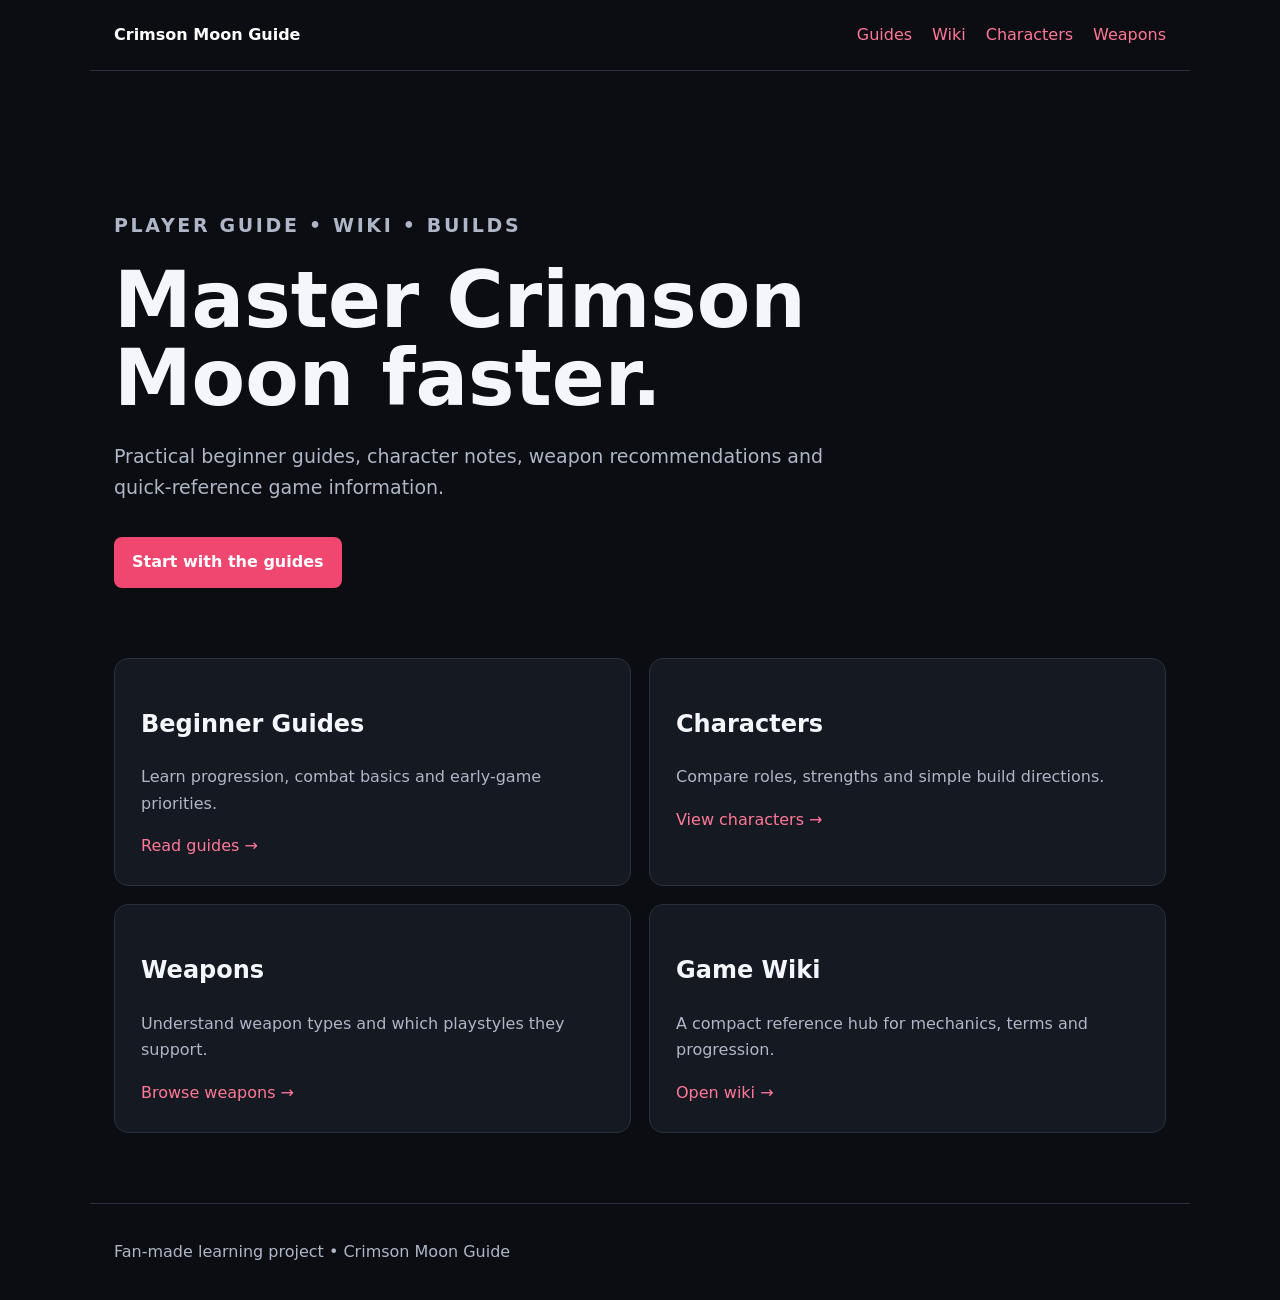
<file: index.html>
<!doctype html>
<html lang="en">
<head>
  <meta charset="utf-8" />
  <meta name="viewport" content="width=device-width,initial-scale=1" />
  <meta name="description" content="Crimson Moon beginner guides, character builds, weapons and wiki." />
  <title>Crimson Moon Guide</title>
  <link rel="stylesheet" href="styles.css" />
</head>
<body>
  <header class="site-header">
    <a class="brand" href="index.html">Crimson Moon Guide</a>
    <nav>
      <a href="guides.html">Guides</a><a href="wiki.html">Wiki</a><a href="characters.html">Characters</a><a href="weapons.html">Weapons</a>
    </nav>
  </header>
  <main>
    <section class="hero">
      <p class="eyebrow">PLAYER GUIDE • WIKI • BUILDS</p>
      <h1>Master Crimson Moon faster.</h1>
      <p>Practical beginner guides, character notes, weapon recommendations and quick-reference game information.</p>
      <a class="button" href="guides.html">Start with the guides</a>
    </section>
    <section class="grid">
      <article><h2>Beginner Guides</h2><p>Learn progression, combat basics and early-game priorities.</p><a href="guides.html">Read guides →</a></article>
      <article><h2>Characters</h2><p>Compare roles, strengths and simple build directions.</p><a href="characters.html">View characters →</a></article>
      <article><h2>Weapons</h2><p>Understand weapon types and which playstyles they support.</p><a href="weapons.html">Browse weapons →</a></article>
      <article><h2>Game Wiki</h2><p>A compact reference hub for mechanics, terms and progression.</p><a href="wiki.html">Open wiki →</a></article>
    </section>
  </main>
  <footer>Fan-made learning project • Crimson Moon Guide</footer>
</body>
</html>
</file>
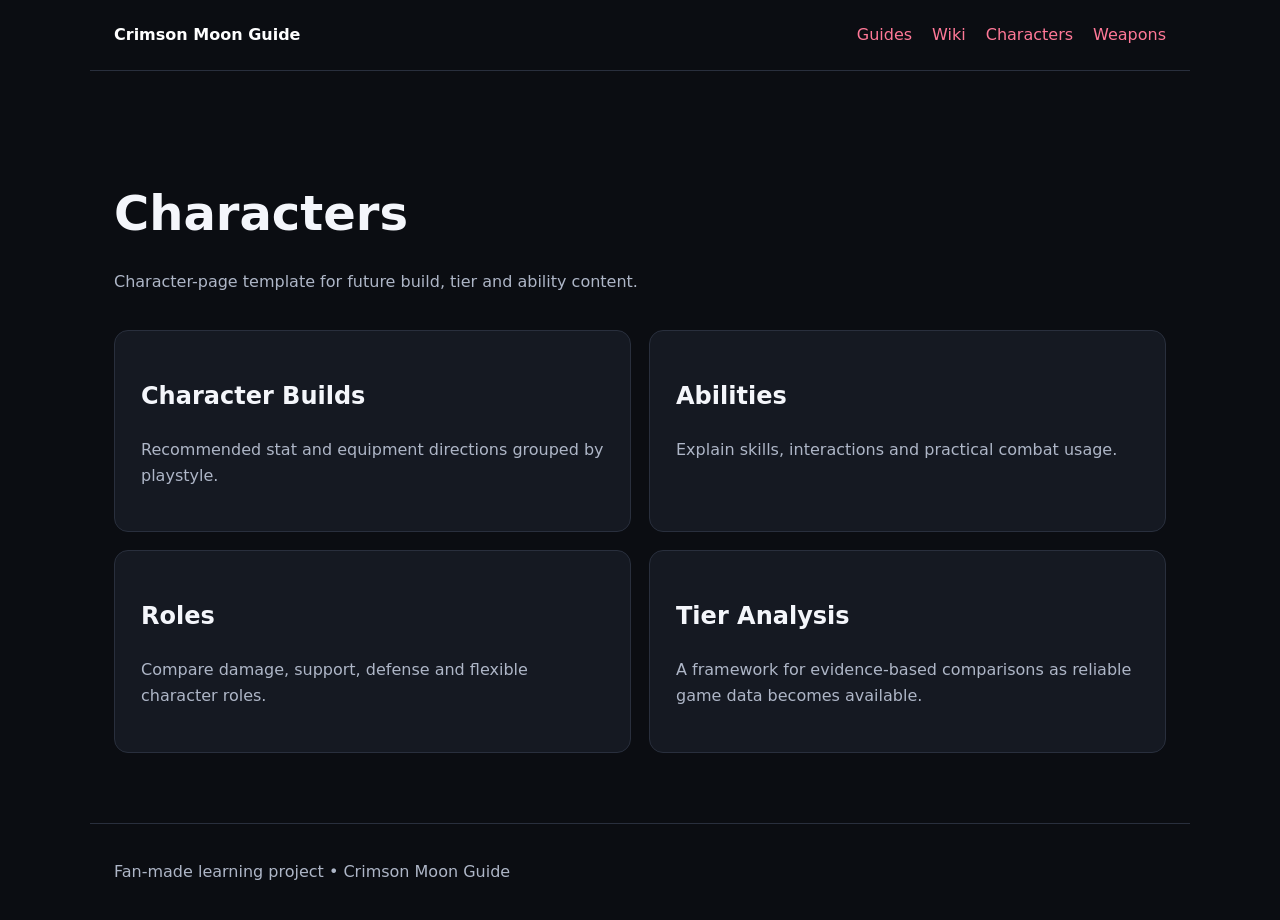
<file: characters.html>
<!doctype html><html lang="en"><head><meta charset="utf-8"><meta name="viewport" content="width=device-width,initial-scale=1"><title>Characters | Crimson Moon Guide</title><link rel="stylesheet" href="styles.css"></head><body><header class="site-header"><a class="brand" href="index.html">Crimson Moon Guide</a><nav><a href="guides.html">Guides</a><a href="wiki.html">Wiki</a><a href="characters.html">Characters</a><a href="weapons.html">Weapons</a></nav></header><main><h1 class="page-title">Characters</h1><p class="lead">Character-page template for future build, tier and ability content.</p><section class="grid"><article><h2>Character Builds</h2><p>Recommended stat and equipment directions grouped by playstyle.</p></article><article><h2>Abilities</h2><p>Explain skills, interactions and practical combat usage.</p></article><article><h2>Roles</h2><p>Compare damage, support, defense and flexible character roles.</p></article><article><h2>Tier Analysis</h2><p>A framework for evidence-based comparisons as reliable game data becomes available.</p></article></section></main><footer>Fan-made learning project • Crimson Moon Guide</footer></body></html>
</file>
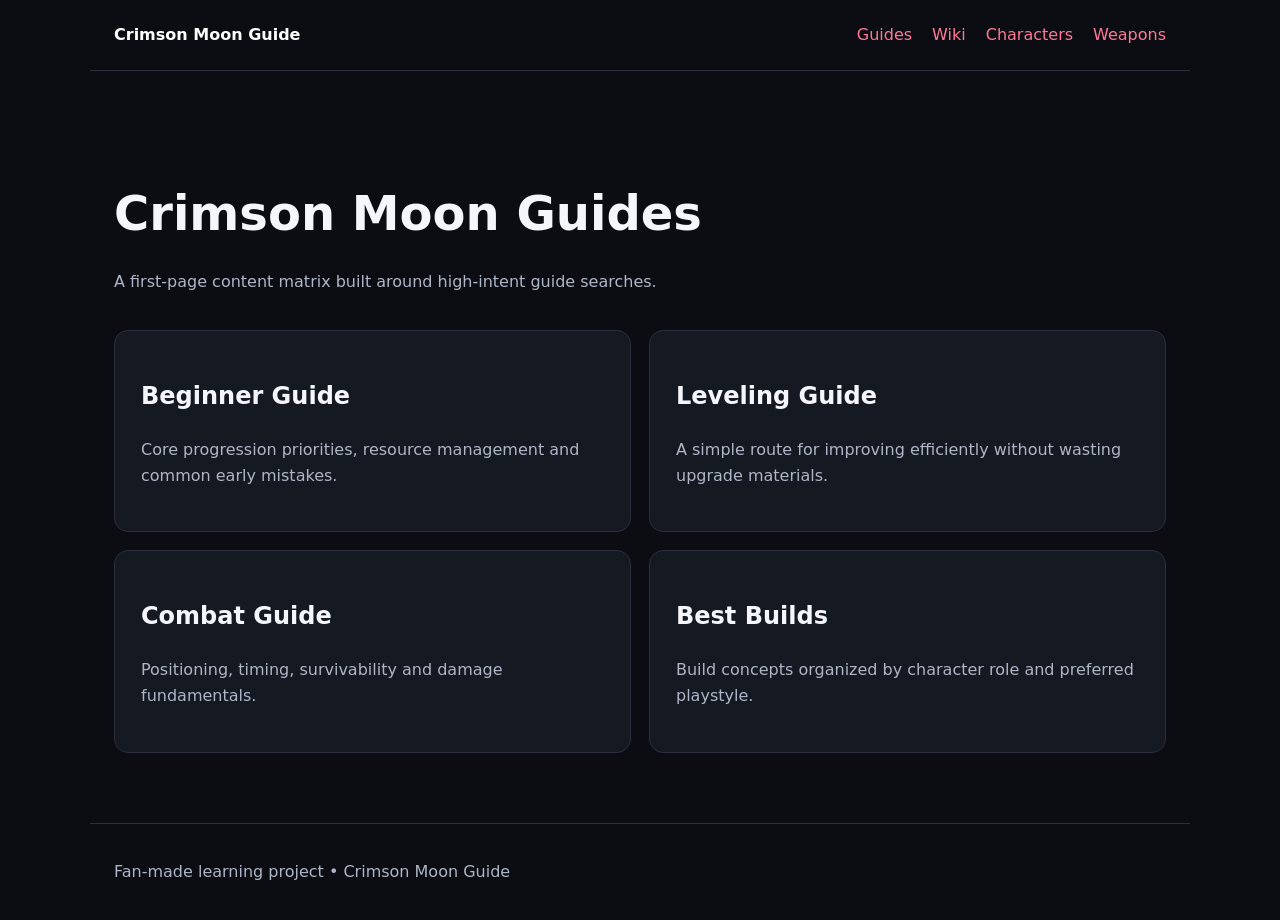
<file: guides.html>
<!doctype html><html lang="en"><head><meta charset="utf-8"><meta name="viewport" content="width=device-width,initial-scale=1"><title>Guides | Crimson Moon Guide</title><link rel="stylesheet" href="styles.css"></head><body><header class="site-header"><a class="brand" href="index.html">Crimson Moon Guide</a><nav><a href="guides.html">Guides</a><a href="wiki.html">Wiki</a><a href="characters.html">Characters</a><a href="weapons.html">Weapons</a></nav></header><main><h1 class="page-title">Crimson Moon Guides</h1><p class="lead">A first-page content matrix built around high-intent guide searches.</p><section class="grid"><article><h2>Beginner Guide</h2><p>Core progression priorities, resource management and common early mistakes.</p></article><article><h2>Leveling Guide</h2><p>A simple route for improving efficiently without wasting upgrade materials.</p></article><article><h2>Combat Guide</h2><p>Positioning, timing, survivability and damage fundamentals.</p></article><article><h2>Best Builds</h2><p>Build concepts organized by character role and preferred playstyle.</p></article></section></main><footer>Fan-made learning project • Crimson Moon Guide</footer></body></html>
</file>
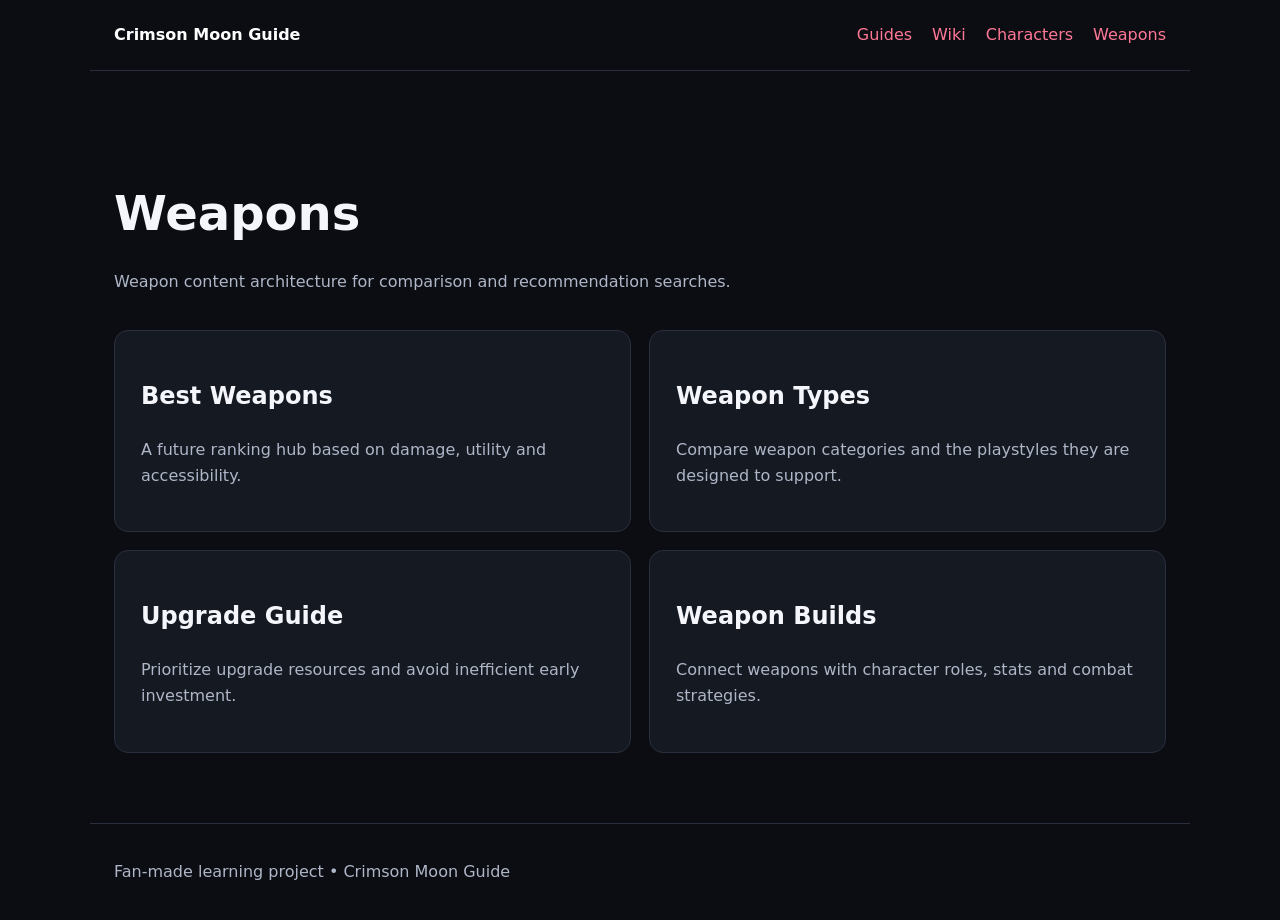
<file: weapons.html>
<!doctype html><html lang="en"><head><meta charset="utf-8"><meta name="viewport" content="width=device-width,initial-scale=1"><title>Weapons | Crimson Moon Guide</title><link rel="stylesheet" href="styles.css"></head><body><header class="site-header"><a class="brand" href="index.html">Crimson Moon Guide</a><nav><a href="guides.html">Guides</a><a href="wiki.html">Wiki</a><a href="characters.html">Characters</a><a href="weapons.html">Weapons</a></nav></header><main><h1 class="page-title">Weapons</h1><p class="lead">Weapon content architecture for comparison and recommendation searches.</p><section class="grid"><article><h2>Best Weapons</h2><p>A future ranking hub based on damage, utility and accessibility.</p></article><article><h2>Weapon Types</h2><p>Compare weapon categories and the playstyles they are designed to support.</p></article><article><h2>Upgrade Guide</h2><p>Prioritize upgrade resources and avoid inefficient early investment.</p></article><article><h2>Weapon Builds</h2><p>Connect weapons with character roles, stats and combat strategies.</p></article></section></main><footer>Fan-made learning project • Crimson Moon Guide</footer></body></html>
</file>
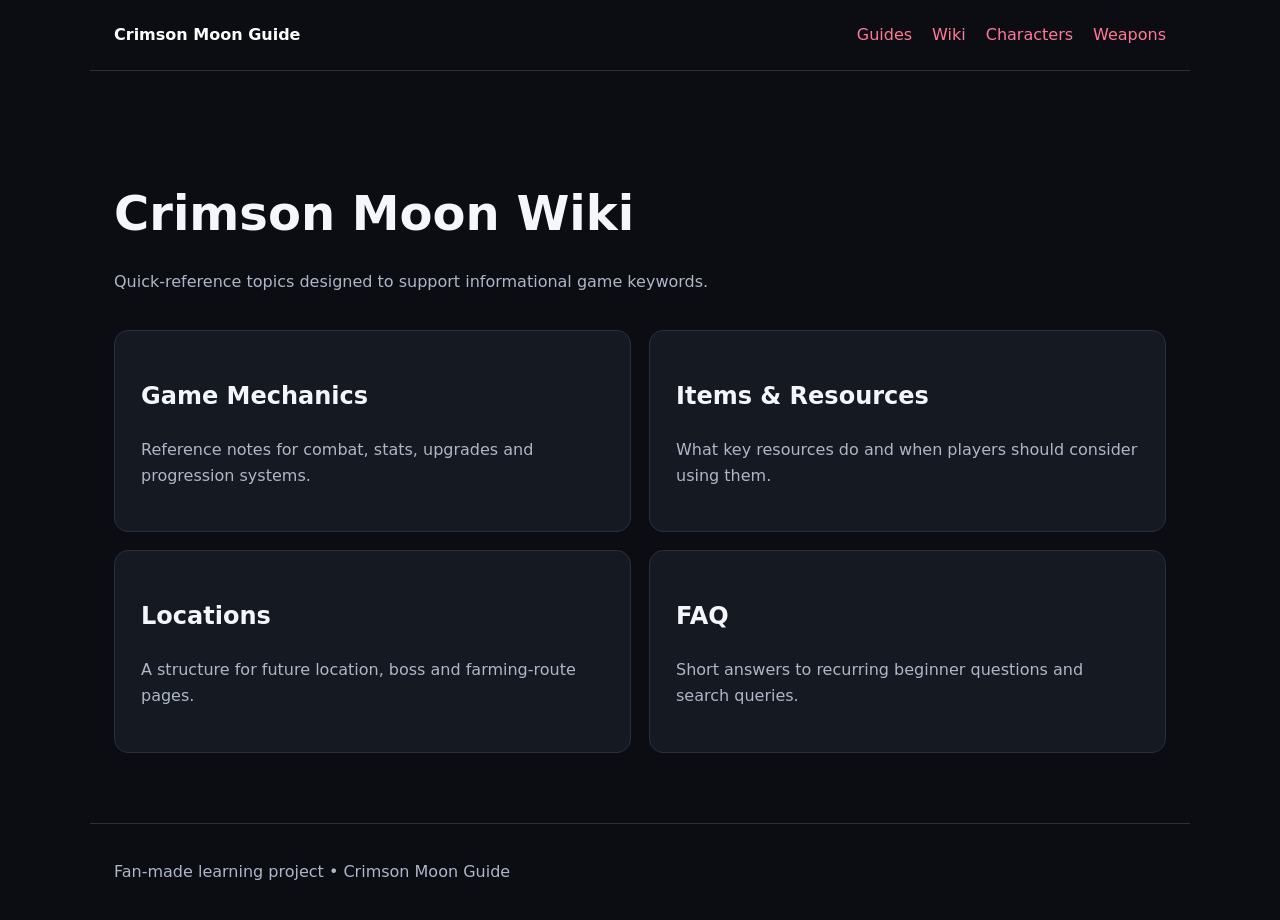
<file: wiki.html>
<!doctype html><html lang="en"><head><meta charset="utf-8"><meta name="viewport" content="width=device-width,initial-scale=1"><title>Wiki | Crimson Moon Guide</title><link rel="stylesheet" href="styles.css"></head><body><header class="site-header"><a class="brand" href="index.html">Crimson Moon Guide</a><nav><a href="guides.html">Guides</a><a href="wiki.html">Wiki</a><a href="characters.html">Characters</a><a href="weapons.html">Weapons</a></nav></header><main><h1 class="page-title">Crimson Moon Wiki</h1><p class="lead">Quick-reference topics designed to support informational game keywords.</p><section class="grid"><article><h2>Game Mechanics</h2><p>Reference notes for combat, stats, upgrades and progression systems.</p></article><article><h2>Items & Resources</h2><p>What key resources do and when players should consider using them.</p></article><article><h2>Locations</h2><p>A structure for future location, boss and farming-route pages.</p></article><article><h2>FAQ</h2><p>Short answers to recurring beginner questions and search queries.</p></article></section></main><footer>Fan-made learning project • Crimson Moon Guide</footer></body></html>
</file>
<file: styles.css>
:root{--bg:#0b0d12;--panel:#151922;--text:#f4f6fb;--muted:#aeb6c7;--accent:#ef476f;--line:#292f3d}*{box-sizing:border-box}body{margin:0;background:var(--bg);color:var(--text);font:16px/1.65 system-ui,-apple-system,Segoe UI,sans-serif}.site-header{max-width:1100px;margin:auto;padding:22px 24px;display:flex;justify-content:space-between;align-items:center;border-bottom:1px solid var(--line)}.brand{font-weight:800;color:#fff;text-decoration:none}nav{display:flex;gap:20px}nav a,a{color:#ff7897;text-decoration:none}main{max-width:1100px;margin:auto;padding:70px 24px}.hero{max-width:760px;padding:50px 0 70px}.eyebrow{color:var(--accent);font-weight:700;letter-spacing:.14em}.hero h1{font-size:clamp(42px,7vw,78px);line-height:1;margin:14px 0 24px}.hero p{color:var(--muted);font-size:19px}.button{display:inline-block;margin-top:15px;background:var(--accent);color:#fff;padding:12px 18px;border-radius:8px;font-weight:700}.grid{display:grid;grid-template-columns:repeat(2,1fr);gap:18px}.grid article,.content-card{background:var(--panel);border:1px solid var(--line);border-radius:14px;padding:26px}.grid p,.content-card p{color:var(--muted)}.page-title{font-size:48px;margin-bottom:8px}.lead{color:var(--muted);max-width:720px;margin-bottom:35px}footer{max-width:1100px;margin:auto;padding:35px 24px;color:var(--muted);border-top:1px solid var(--line)}@media(max-width:700px){.site-header{display:block}nav{margin-top:12px;flex-wrap:wrap}.grid{grid-template-columns:1fr}.hero h1{font-size:46px}}
</file>
